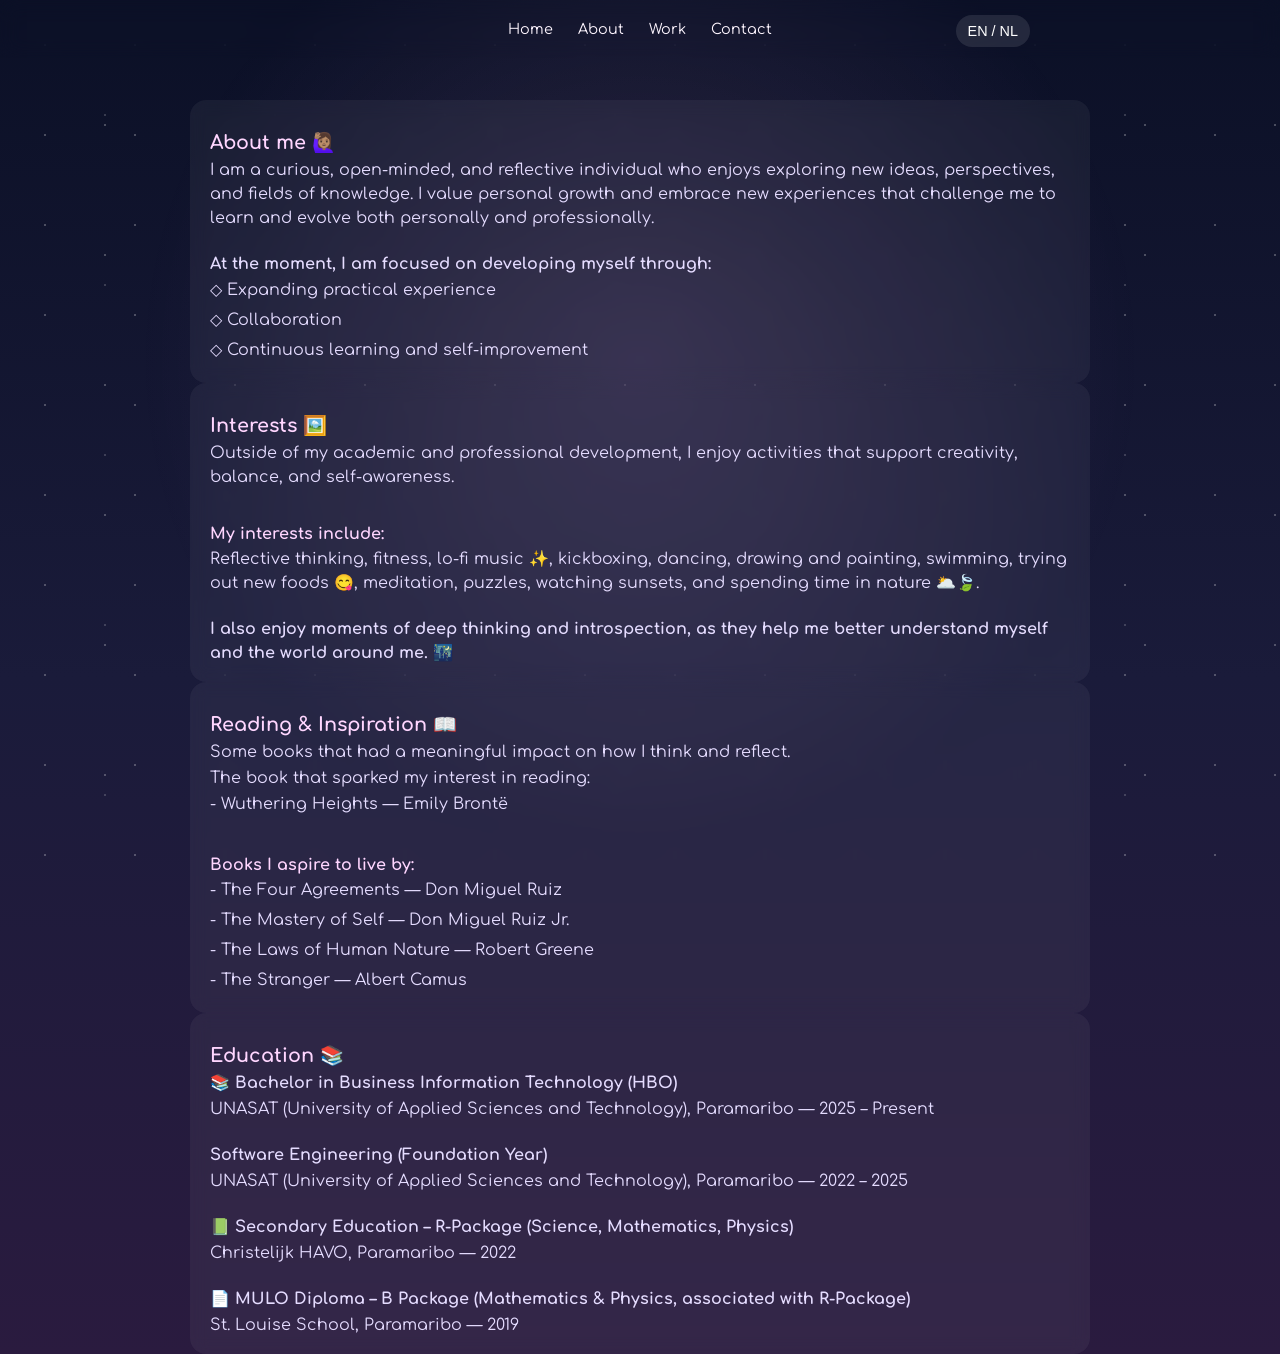
<file: about.html>
<!-- about page of the portfolio website -->
<!DOCTYPE html>
<html lang="en">
<head>
  <meta charset="UTF-8"/>
  <meta name="viewport" content="width=device-width, initial-scale=1.0"/>

  <title>About Julisha</title>

  <link rel="stylesheet" href="css/main.css"/>
</head>
<body>

  <nav>
  <ul>
    <li><a href="index.html">Home</a></li>
    <li><a href="about.html">About</a></li>
    <li><a href="work.html">Work</a></li>
    <li><a href="contact.html">Contact</a></li>
  </ul>

  <!-- LANGUAGE BUTTON -->
  <button class="lang-btn" onclick="switchLanguage()">
    EN / NL
  </button>
</nav>

<main class="page-content">

  <section class="section">

    <h2 data-en="About me 🙋🏽‍♀️" data-nl="Over mij 🙋🏽‍♀️"></h2>

    <p
        data-en="I am a curious, open-minded, and reflective individual 
        who enjoys exploring new ideas, perspectives, and fields of 
        knowledge. I value personal growth and embrace new experiences 
        that challenge me to learn and evolve both personally and professionally." 

        data-nl="Ik ben een nieuwsgierig, open-minded en reflectief persoon 
        die graag nieuwe ideeën, perspectieven en kennisgebieden verkent. 
        Ik hecht veel waarde aan persoonlijke groei en sta open voor nieuwe ervaringen 
        die mij uitdagen om zowel persoonlijk als professioneel te leren en te groeien."
      ></p>

      <br>

      <p>
        <strong data-en= "At the moment, I am focused on developing myself through:"
                data-nl="Op dit moment ben ik bezig met mijn persoonlijke ontwikkeling door middel van:"
        ></strong></p>
      <p>

   <span data-en="◇ Expanding practical experience" data-nl="◇ Het uitbreiden van praktische ervaring"></span>
   <span data-en="◇ Collaboration" data-nl="◇ Samenwerking"></span>
   <span data-en="◇ Continuous learning and self-improvement" data-nl=" ◇Continu leren en zelfverbetering"></span>
</p>
    </section>


    <section class="section">

      <h2 data-en="Interests 🖼️" data-nl="Interesses 🖼️"></h2>

      <p
        data-en="Outside of my academic and professional development, 
        I enjoy activities that support creativity, balance, and self-awareness."

        data-nl="Buiten mijn academische en professionele ontwikkeling, 
        geniet ik van activiteiten die creativiteit, balans en zelfbewustheid ondersteunen."
      ></p>
      <br>
        <h3 data-en="My interests include:" data-nl="Mijn interesses zijn:"></h3>
        <p
         data-en="Reflective thinking, fitness, lo-fi music ✨, kickboxing, dancing, drawing and painting, 
         swimming, trying out new foods 😋, meditation, puzzles, watching sunsets, and 
         spending time in nature 🌥️🍃."
  
         data-nl="Reflectief denken, fitness, lo-fi muziek ✨, kickboksen, dansen, tekenen en schilderen,
         zwemmen, nieuwe gerechten uitproberen 😋, meditatie, puzzels, genieten van zonsondergangen en tijd 
         doorbrengen in de natuur 🌥️🍃."
     ></p>

    <br>
  <p>
  <strong
    data-en="I also enjoy moments of deep thinking and introspection, 
    as they help me better understand myself and the world around me. 🌃"

    data-nl="Ik geniet ook van momenten van diep nadenken en zelfreflectie, 
    omdat deze mij helpen mezelf en de wereld om mij heen beter te begrijpen. 🌃"
  ></strong>
</p>
      
      </p>

    </section>
<section class="section">

      <h2 data-en="Reading & Inspiration 📖" data-nl="Lezen & Inspiratie 📖"></h2>
      
      <p
  data-en="Some books that had a meaningful impact on how I think and reflect."
  data-nl="Enkele boeken die een betekenisvolle invloed hebben gehad op mijn manier van denken en reflecteren."
></p>

<p
  data-en="The book that sparked my interest in reading:"
  data-nl="Het boek dat mijn interesse in lezen heeft aangewakkerd:"
></p>

<p>
  <span data-en="- Wuthering Heights — Emily Brontë"
        data-nl="- Wuthering Heights — Emily Brontë"></span>
</p>

<br>

<h3
  data-en="Books I aspire to live by:"
  data-nl="Boeken die ik probeer te integreren in mijn leven:"
></h3>

<p>
  <span data-en="- The Four Agreements — Don Miguel Ruiz"
        data-nl="- The Four Agreements — Don Miguel Ruiz"></span>

  <span data-en="- The Mastery of Self — Don Miguel Ruiz Jr."
        data-nl="- The Mastery of Self — Don Miguel Ruiz Jr."></span>

  <span data-en="- The Laws of Human Nature — Robert Greene"
        data-nl="- De wetten van de menselijke natuur — Robert Greene"></span>

  <span data-en="- The Stranger — Albert Camus"
        data-nl="- The Stranger — Albert Camus"></span>
</p>
    </section>


    <section class="section">

      <h2 data-en="Education 📚" data-nl="Opleidingen 📚"></h2>

      <p>
  <strong
    data-en="📚 Bachelor in Business Information Technology (HBO)"
    data-nl="📚 Bachelor in Bedrijfskundige Informatica (HBO)"
  ></strong>
</p>

<p
  data-en="UNASAT (University of Applied Sciences and Technology), Paramaribo — 2025 – Present"
  data-nl="UNASAT (University of Applied Sciences and Technology), Paramaribo — 2025 – heden"
></p>

<br>

<p>
  <strong
    data-en="Software Engineering (Foundation Year)"
    data-nl="Software Engineering (Propedeusejaar)"
  ></strong>
</p>

<p
  data-en="UNASAT (University of Applied Sciences and Technology), Paramaribo — 2022 – 2025"
  data-nl="UNASAT (University of Applied Sciences and Technology), Paramaribo — 2022 – 2025"
></p>

<br>

<p>
  <strong
    data-en="📗 Secondary Education – R-Package (Science, Mathematics, Physics)"
    data-nl="📗 Voortgezet Onderwijs – R-Pakket (Natuurkunde, Wiskunde, Scheikunde)"
  ></strong>
</p>

<p
  data-en="Christelijk HAVO, Paramaribo — 2022"
  data-nl="Christelijk HAVO, Paramaribo — 2022"
></p>

<br>

<p>
  <strong
    data-en="📄 MULO Diploma – B Package (Mathematics & Physics, associated with R-Package)"
    data-nl="📄 MULO Diploma – B-Pakket (Wiskunde & Natuurkunde, gekoppeld aan R-Pakket)"
  ></strong>
</p>

<p
  data-en="St. Louise School, Paramaribo — 2019"
  data-nl="St. Louise School, Paramaribo — 2019"
></p>
    </section>

  </main>

  <script src="js/script.js"></script>
</body>
</html>
</file>
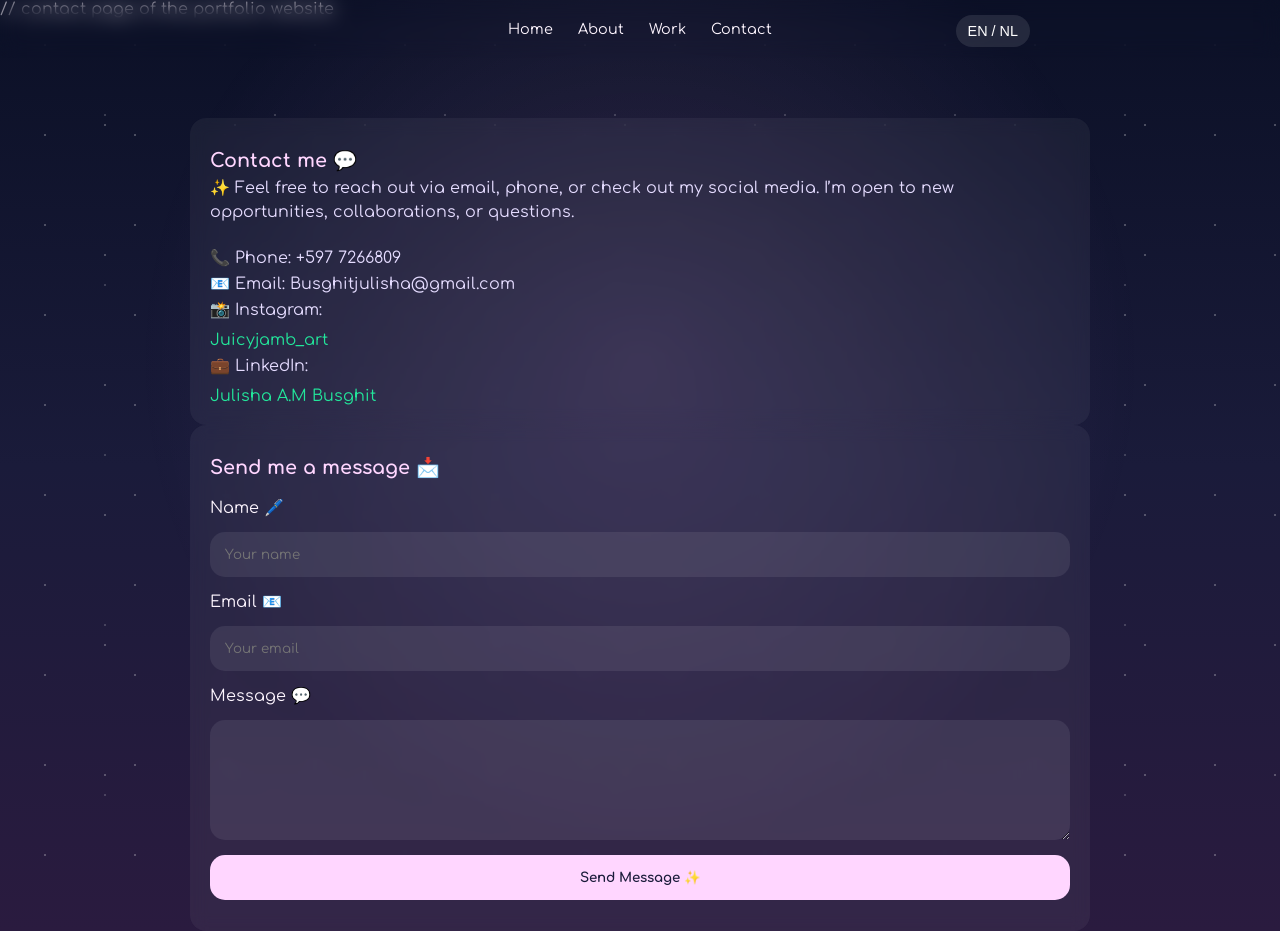
<file: contact.html>
// contact page of the portfolio website

<!DOCTYPE html>
<html lang="en">
<head>
  <meta charset="UTF-8"/>
  <meta name="viewport" content="width=device-width, initial-scale=1.0"/>

  <title>Contact Julisha</title>

 <link rel="stylesheet" href="css/main.css">
<link rel="stylesheet" href="css/contact.css">
</head>
<body>

  <!-- NAVIGATION -->
  <nav>
  <ul>
    <li><a href="index.html">Home</a></li>
    <li><a href="about.html">About</a></li>
    <li><a href="work.html">Work</a></li>
    <li><a href="contact.html">Contact</a></li>
  </ul>

  <!-- LANGUAGE BUTTON -->
  <button class="lang-btn" onclick="switchLanguage()">
    EN / NL
  </button>
</nav>

<!-- PAGE CONTENT -->
<main class="page-content">

  <!-- CONTACT INFO -->
  <section class="section">

    <div class="section-title">
      <h2 data-en="Contact me 💬" data-nl="Neem contact met mij op 💬"></h2>
    </div>

      <p
  data-en="✨ Feel free to reach out via email, phone, or check out my social media. 
  I’m open to new opportunities, collaborations, or questions."
  data-nl="✨ Neem gerust contact met mij op via e-mail, telefoon of bekijk mijn sociale media. 
  Ik sta open voor nieuwe kansen, samenwerkingen of vragen."
></p>
<br>
      <p
  data-en="📞 Phone: +597 7266809"
  data-nl="📞 Telefoon: +597 7266809"
></p>

<p
  data-en="📧 Email: Busghitjulisha@gmail.com"
  data-nl="📧 E-mail: Busghitjulisha@gmail.com"
></p>

<p>
  <span data-en="📸 Instagram:" data-nl="📸 Instagram:"></span>
  <a
    href="https://www.instagram.com/_juicyjamb_art?igsh=aHh0OXYxd3A2bmt5"
    target="_blank"
    data-en="Juicyjamb_art"
    data-nl="Juicyjamb_art"
  ></a>
</p>

<p>
  <span data-en="💼 LinkedIn:" data-nl="💼 LinkedIn:"></span>
  <a
    href="https://www.linkedin.com/in/julisha-a-m-b-636582280"
    target="_blank"
    data-en="Julisha A.M Busghit"
    data-nl="Julisha A.M Busghit"
  ></a>
</p>

    </section>

    <!-- CONTACT FORM -->
    <section class="section">

      <form class="contact-form">

        <h2 data-en="Send me a message 📩" data-nl="Stuur mij een bericht 📩"></h2>

        <label data-en="Name 🖊️" data-nl="Naam 🖊️"></label>
  <input type="text" placeholder="Your name" data-en-placeholder="Your name" data-nl-placeholder="Uw naam">

  <label data-en="Email 📧" data-nl="E-mail 📧"></label>
  <input type="email" placeholder="Your email" data-en-placeholder="Your email" data-nl-placeholder="Uw e-mail">

<label data-en="Message 💬" data-nl="Bericht 💬"></label>
<textarea rows="6"
  data-en-placeholder="Write your message..."
  data-nl-placeholder="Schrijf uw bericht..."
></textarea>

<button type="submit"
  data-en="Send Message ✨"
  data-nl="Bericht verzenden ✨"
></button>

      </form>

    </section>

  </main>

  <script src="js/script.js"></script>
</body>
</html>
</file>
<file: css/main.css>
/* =========================
 main css file for the portfolio website
=========================*/

@import url('https://fonts.googleapis.com/css2?family=Comfortaa:wght@300;400;500;600&display=swap');

/* =========================
   GLOBAL RESET + BODY
   ========================= */
* {
  box-sizing: border-box;
}

body {
  margin: 0;
  font-family: 'Comfortaa', sans-serif;
  color: #fef6ff;
  background: linear-gradient(180deg, #0b1026, #1a1b3a, #2a1b3f);
  min-height: 100vh;
  position: relative;
}

/* =========================
   BACKGROUND EFFECT
   ========================= */
body::before {
  content: "";
  position: fixed;
  inset: 0;
  background-image:
    radial-gradient(white 1px, transparent 1px),
    radial-gradient(white 1px, transparent 1px),
    radial-gradient(rgba(255,255,255,0.7) 1px, transparent 1px);
  background-size: 90px 90px, 130px 130px, 170px 170px;
  background-position: 0 0, 40px 60px, 20px 30px;
  opacity: 0.25;
  z-index: -1;
}

body::after {
  content: "";
  position: fixed;
  inset: 0;
  background: radial-gradient(circle at 50% 40%, rgba(255, 182, 255, 0.12), transparent 60%);
  z-index: -1;
}

/* =========================
   NAVBAR
   ========================= */
nav {
  width: 100%;
  padding: 20px;
  position: fixed;
  top: 0;
  backdrop-filter: blur(10px);
}

nav ul {
  display: flex;
  justify-content: center;
  gap: 25px;
  list-style: none;
  margin: 0;
  padding: 0;
}

nav a {
  text-decoration: none;
  color: #fef6ff;
  font-size: 0.9rem;
  transition: 0.3s;
}

nav a:hover {
  color: #ffd6ff;
}

/* =========================
   HERO (HOME)
   ========================= */
.hero {
  min-height: 60vh;
  display: flex;
  flex-direction: column;
  justify-content: center;
  align-items: center;
  text-align: center;
  padding: 20px;
  transform: translateY(20px);
}

/* HERO TITLE + LANGUAGE BUTTON */
.hero-title {
  display: flex;
  flex-direction: column;
  align-items: center;
  gap: 12px; /* controls spacing between h1 and button */
}

h1 {
  font-size: 1.8rem;
  text-shadow: 0 0 10px rgba(255, 200, 255, 0.2);
}

.hero p {
  font-size: 1.3rem;
  color: #bcd4ff;
}

.profile-pic {
  width: 180px;
  height: 180px;
  object-fit: cover;
  border-radius: 50%;
  margin-top: 10px;
  border: 3px solid rgba(255,255,255,0.3);
  box-shadow: 0 0 25px rgba(255,255,255,0.15);
}

/* =========================
   SHARED SECTION STYLE
   ========================= */
.section {
  max-width: 900px;
  margin: auto;
  padding: 15px 20px;
  background: rgba(255, 255, 255, 0.05);
  backdrop-filter: blur(8px);
  border-radius: 16px;
  transition: 0.3s ease;
}
.art-gallery {
  margin-top: 25px;
}

.section:hover {
  transform: translateY(-2px);
}

h2 {
  font-size: 1.2rem;
  margin-bottom: 4px;
  color: #ffd6ff;
}

/* ADDED H3 */
h3 {
  font-size: 1.0rem;       /* same feel as h2 */
  margin-bottom: 4px;
  color: #ffd6ff;          /* same accent as h2 */
}

.section p {
  line-height: 1.5;
  margin: 2px 0;
  color: #e5dcff;
}
.section p span {
  display: block;
  margin-bottom: 6px;
}

/* =========================
   SKILLS
   ========================= */
.skills {
  display: flex;
  flex-wrap: wrap;
  gap: 15px;
}

.skills span {
  padding: 12px 20px;
  background: rgba(255,255,255,0.08);
  border-radius: 30px;
  backdrop-filter: blur(8px);
}

/* =========================
   LINKS
   ========================= */
a {
  color: #23e69b;
  text-decoration: none;
  transition: 0.3s ease;
}

a:hover {
  color: #ffffff;
}
.project-link {
  display: flex;
  flex-direction: column;
  gap: 4px;
}

/* =========================
   GLOBAL PAGE OFFSET
   ========================= */
.page-content {
  padding-top: 100px;
}

/* =========================
   MOBILE
   ========================= */
@media (max-width: 768px) {
  h1 { font-size: 1.5rem; }
  .hero p { font-size: 1rem; }
  .profile-pic { width: 140px; height: 140px; }
  nav ul { gap: 15px; }
  h2 { font-size: 1.2rem; }

  .lang-btn {
  top: 10px;
  right: 30px;
  font-size: 0.8rem;
  padding: 6px 10px;
}
}

.hero h1 {
  margin-bottom: 2px;
}

.hero p {
  margin: 2px 0;
}

/* =========================
   LISTS INSIDE SECTIONS
   ========================= */
.section ul {
  margin: 8px 0 18px 18px;
  padding: 0;
  line-height: 1.6;
  color: #e5dcff;
}

/* =========================
LANGUAGE SWITCHER BUTTON (ORIGINAL FIXED STYLE)
========================= */

.lang-btn {
  position: fixed;
  top: 15px;
  right: 250px;
  padding: 8px 12px;
  border-radius: 20px;
  border: none;
  background: rgba(255,255,255,0.1);
  color: white;
  cursor: pointer;
  backdrop-filter: blur(8px);
  transition: 0.3s;
  font-size: 0.9rem;
}

.lang-btn:hover {
  background: rgba(255,255,255,0.2);
}
</file>
<file: css/contact.css>
/* =========================
   CONTACT FORM
   ========================= */
.contact-form {
  display: flex;
  flex-direction: column;
  gap: 15px;
}

.contact-form input,
.contact-form textarea {
  padding: 15px;
  border: none;
  border-radius: 15px;
  background: rgba(255,255,255,0.08);
  color: white;
  font-family: inherit;
}

.contact-form button {
  padding: 15px;
  border: none;
  border-radius: 15px;
  background: #ffd6ff;
  color: #1a1b3a;
  font-family: inherit;
  font-weight: bold;
  cursor: pointer;
  transition: 0.3s;
}

.contact-form button:hover {
  transform: scale(1.03);
}

/* =========================
   EDUCATION SECTION (IF USED ON CONTACT PAGE)
   ========================= */
.edu-item {
  margin-bottom: 10px;
}

.edu-item p {
  margin: 4px 0;
  line-height: 1.4;
}
</file>
